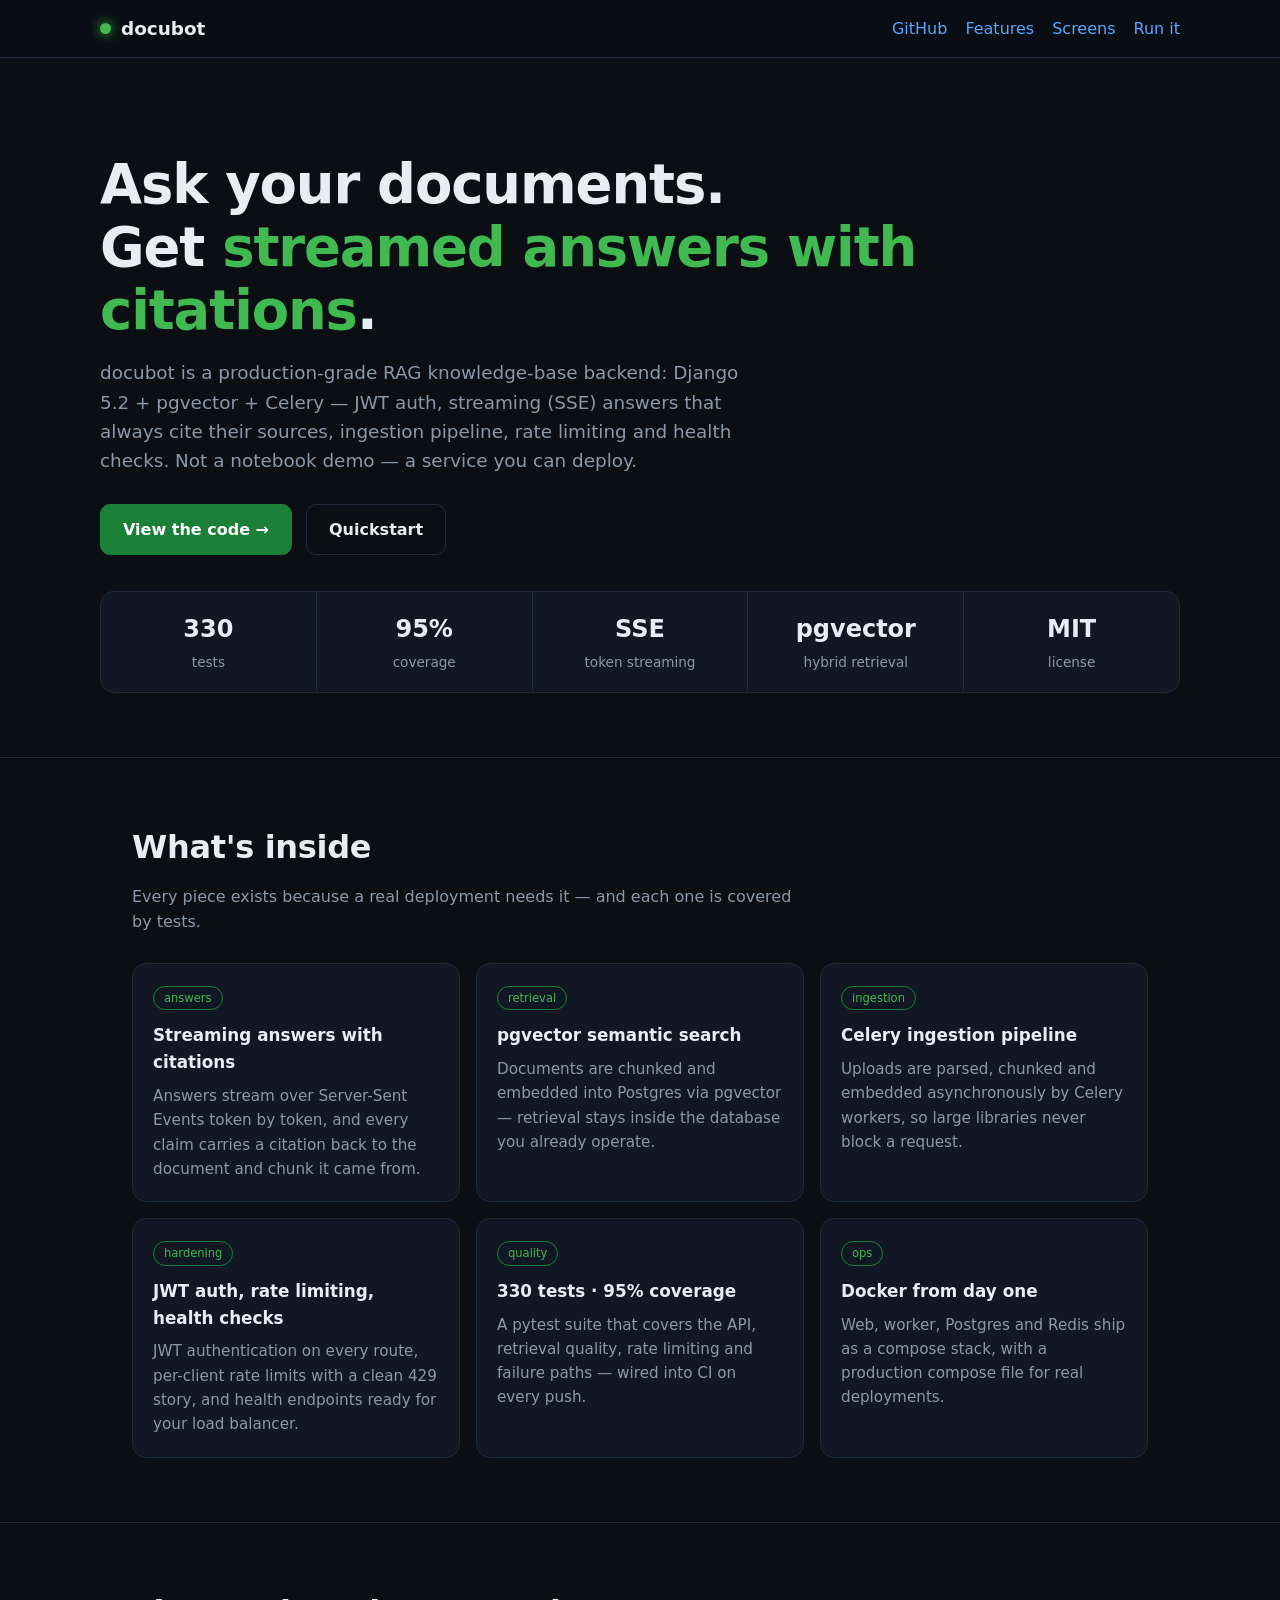
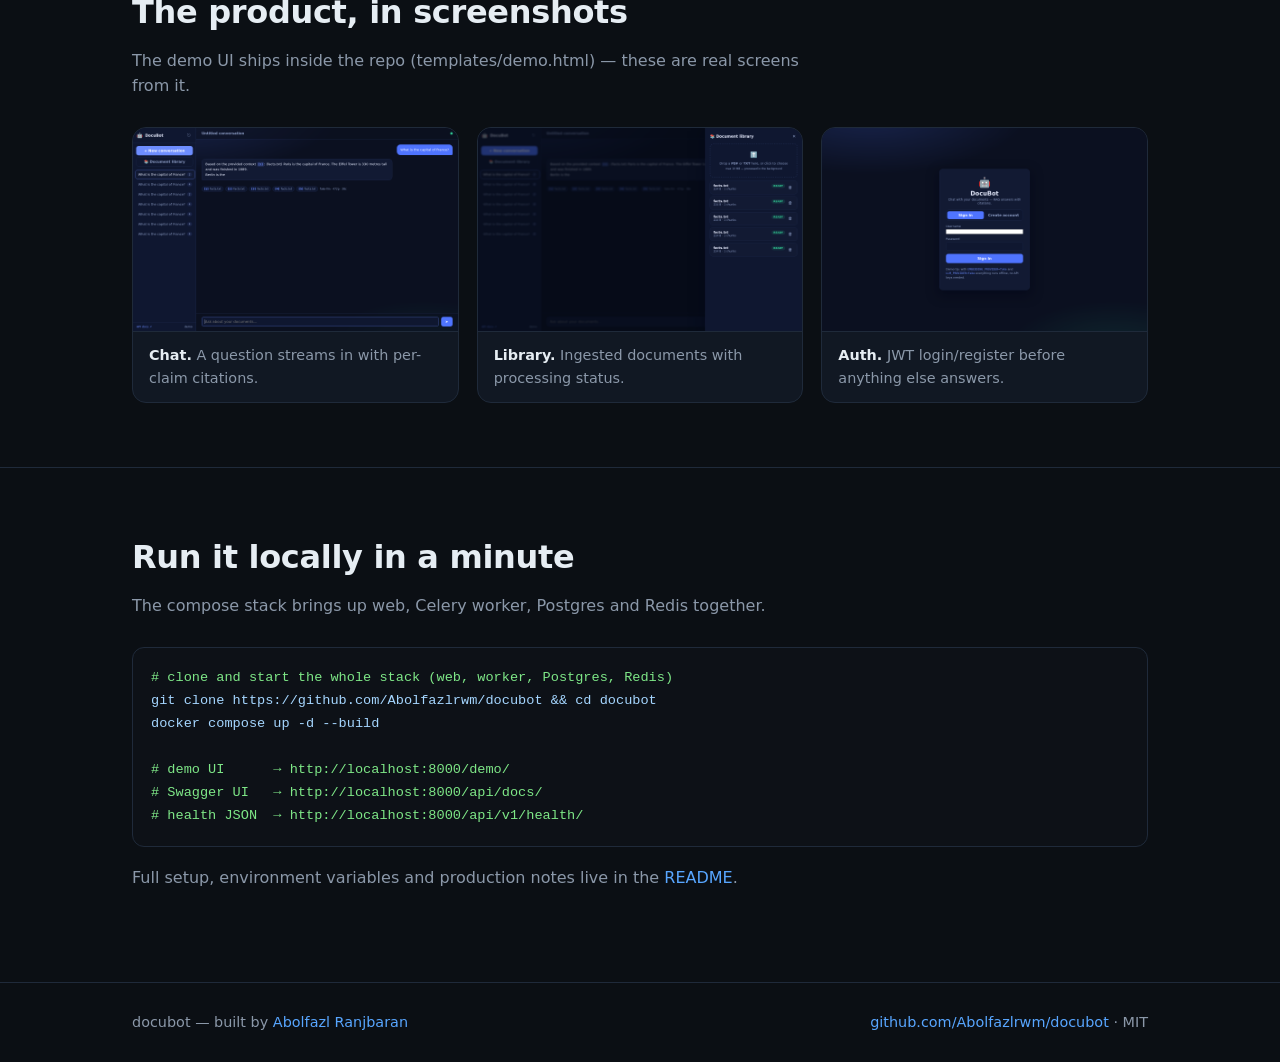
<file: site/index.html>
<!DOCTYPE html>
<html lang="en">
<head>
<meta charset="UTF-8">
<meta name="viewport" content="width=device-width, initial-scale=1">
<title>docubot — Production-grade RAG knowledge-base backend</title>
<meta name="description" content="Django 5.2 + pgvector + Celery — streaming (SSE) answers with citations, rate limiting, health checks. 330 tests · 95% coverage.">
<style>
  :root{
    --bg:#0b0f14; --panel:#111823; --line:#1f2a3a; --text:#e6edf3; --muted:#8b98a9;
    --green:#3fb950; --green-dim:#1a7f37; --accent:#58a6ff; --code:#0d1117;
  }
  *{box-sizing:border-box;margin:0;padding:0}
  body{background:var(--bg);color:var(--text);font-family:ui-sans-serif,system-ui,-apple-system,"Segoe UI",Roboto,sans-serif;line-height:1.6}
  .wrap{max-width:1080px;margin:0 auto;padding:0 clamp(16px,4vw,32px)}
  a{color:var(--accent);text-decoration:none} a:hover{text-decoration:underline}
  header{border-bottom:1px solid var(--line);position:sticky;top:0;background:rgba(11,15,20,.9);backdrop-filter:blur(8px);z-index:10}
  .nav{display:flex;align-items:center;justify-content:space-between;padding:14px 0;gap:12px}
  .brand{display:flex;align-items:center;gap:10px;font-weight:700;font-size:clamp(1rem,2.5vw,1.15rem);color:var(--text)}
  .brand .dot{width:11px;height:11px;border-radius:50%;background:var(--green);box-shadow:0 0 12px var(--green)}
  .nav .links{display:flex;gap:18px;flex-wrap:wrap}
  .hero{padding:clamp(48px,10vw,96px) 0 clamp(32px,6vw,56px)}
  .hero h1{font-size:clamp(1.9rem,6vw,3.4rem);line-height:1.15;letter-spacing:-.02em}
  .hero h1 em{font-style:normal;color:var(--green)}
  .hero p.sub{color:var(--muted);max-width:640px;margin-top:16px;font-size:clamp(1rem,2.6vw,1.15rem)}
  .cta{display:flex;gap:14px;margin-top:28px;flex-wrap:wrap}
  .btn{display:inline-block;padding:12px 22px;border-radius:10px;font-weight:600;border:1px solid var(--line)}
  .btn.primary{background:var(--green-dim);border-color:var(--green-dim);color:#fff}
  .btn.primary:hover{background:var(--green);text-decoration:none}
  .btn.ghost{color:var(--text)} .btn.ghost:hover{border-color:var(--accent);text-decoration:none}
  .stats{display:grid;grid-template-columns:repeat(auto-fit,minmax(150px,1fr));gap:1px;background:var(--line);border:1px solid var(--line);border-radius:14px;overflow:hidden;margin:36px 0 8px}
  .stats div{background:var(--panel);padding:18px 14px;text-align:center}
  .stats b{display:block;font-size:clamp(1.15rem,3vw,1.5rem)}
  .stats span{color:var(--muted);font-size:.85rem}
  section{padding:clamp(36px,7vw,64px) 0;border-top:1px solid var(--line)}
  h2{font-size:clamp(1.4rem,4vw,2rem);margin-bottom:10px;letter-spacing:-.01em}
  .lead{color:var(--muted);max-width:680px;margin-bottom:28px}
  .grid{display:grid;grid-template-columns:repeat(auto-fit,minmax(260px,1fr));gap:16px}
  .card{background:var(--panel);border:1px solid var(--line);border-radius:14px;padding:20px}
  .card h3{font-size:1.05rem;margin-bottom:8px}
  .card p{color:var(--muted);font-size:.95rem}
  .card .tag{display:inline-block;font-size:.72rem;color:var(--green);border:1px solid var(--green-dim);border-radius:99px;padding:2px 10px;margin-bottom:12px}
  .shots{display:grid;grid-template-columns:repeat(auto-fit,minmax(280px,1fr));gap:18px}
  figure{background:var(--panel);border:1px solid var(--line);border-radius:14px;overflow:hidden}
  figure img{width:100%;height:auto;display:block;border-bottom:1px solid var(--line)}
  figcaption{padding:12px 16px;color:var(--muted);font-size:.9rem}
  figcaption b{color:var(--text)}
  pre{background:var(--code);border:1px solid var(--line);border-radius:12px;padding:18px;overflow-x:auto;font-size:.85rem;line-height:1.7}
  code{font-family:ui-monospace,"JetBrains Mono",Menlo,Consolas,monospace;color:#a5d6ff}
  pre .c{color:#7ee787}
  footer{border-top:1px solid var(--line);padding:28px 0;color:var(--muted);font-size:.9rem}
  footer .wrap{display:flex;justify-content:space-between;gap:12px;flex-wrap:wrap}
</style>
</head>
<body>

<header>
  <div class="wrap nav">
    <span class="brand"><span class="dot"></span>docubot</span>
    <nav class="links">
      <a href="https://github.com/Abolfazlrwm/docubot">GitHub</a>
      <a href="#features">Features</a>
      <a href="#screens">Screens</a>
      <a href="#run">Run it</a>
    </nav>
  </div>
</header>

<main>
  <div class="wrap hero">
    <h1>Ask your documents.<br>Get <em>streamed answers with citations</em>.</h1>
    <p class="sub">docubot is a production-grade RAG knowledge-base backend: Django 5.2 + pgvector + Celery — JWT auth, streaming (SSE) answers that always cite their sources, ingestion pipeline, rate limiting and health checks. Not a notebook demo — a service you can deploy.</p>
    <div class="cta">
      <a class="btn primary" href="https://github.com/Abolfazlrwm/docubot">View the code →</a>
      <a class="btn ghost" href="#run">Quickstart</a>
    </div>
    <div class="stats">
      <div><b>330</b><span>tests</span></div>
      <div><b>95%</b><span>coverage</span></div>
      <div><b>SSE</b><span>token streaming</span></div>
      <div><b>pgvector</b><span>hybrid retrieval</span></div>
      <div><b>MIT</b><span>license</span></div>
    </div>
  </div>

  <section id="features">
    <div class="wrap">
      <h2>What's inside</h2>
      <p class="lead">Every piece exists because a real deployment needs it — and each one is covered by tests.</p>
      <div class="grid">
        <div class="card"><span class="tag">answers</span><h3>Streaming answers with citations</h3><p>Answers stream over Server-Sent Events token by token, and every claim carries a citation back to the document and chunk it came from.</p></div>
        <div class="card"><span class="tag">retrieval</span><h3>pgvector semantic search</h3><p>Documents are chunked and embedded into Postgres via pgvector — retrieval stays inside the database you already operate.</p></div>
        <div class="card"><span class="tag">ingestion</span><h3>Celery ingestion pipeline</h3><p>Uploads are parsed, chunked and embedded asynchronously by Celery workers, so large libraries never block a request.</p></div>
        <div class="card"><span class="tag">hardening</span><h3>JWT auth, rate limiting, health checks</h3><p>JWT authentication on every route, per-client rate limits with a clean 429 story, and health endpoints ready for your load balancer.</p></div>
        <div class="card"><span class="tag">quality</span><h3>330 tests · 95% coverage</h3><p>A pytest suite that covers the API, retrieval quality, rate limiting and failure paths — wired into CI on every push.</p></div>
        <div class="card"><span class="tag">ops</span><h3>Docker from day one</h3><p>Web, worker, Postgres and Redis ship as a compose stack, with a production compose file for real deployments.</p></div>
      </div>
    </div>
  </section>

  <section id="screens">
    <div class="wrap">
      <h2>The product, in screenshots</h2>
      <p class="lead">The demo UI ships inside the repo (templates/demo.html) — these are real screens from it.</p>
      <div class="shots">
        <figure><img src="assets/demo-chat.png" alt="docubot chat screen — streamed answer with citations" loading="lazy"><figcaption><b>Chat.</b> A question streams in with per-claim citations.</figcaption></figure>
        <figure><img src="assets/demo-library.png" alt="docubot document library screen" loading="lazy"><figcaption><b>Library.</b> Ingested documents with processing status.</figcaption></figure>
        <figure><img src="assets/demo-auth.png" alt="docubot authentication screen" loading="lazy"><figcaption><b>Auth.</b> JWT login/register before anything else answers.</figcaption></figure>
      </div>
    </div>
  </section>

  <section id="run">
    <div class="wrap">
      <h2>Run it locally in a minute</h2>
      <p class="lead">The compose stack brings up web, Celery worker, Postgres and Redis together.</p>
<pre><code><span class="c"># clone and start the whole stack (web, worker, Postgres, Redis)</span>
git clone https://github.com/Abolfazlrwm/docubot && cd docubot
docker compose up -d --build

<span class="c"># demo UI      → http://localhost:8000/demo/</span>
<span class="c"># Swagger UI   → http://localhost:8000/api/docs/</span>
<span class="c"># health JSON  → http://localhost:8000/api/v1/health/</span></code></pre>
      <p class="lead" style="margin-top:18px">Full setup, environment variables and production notes live in the <a href="https://github.com/Abolfazlrwm/docubot#readme">README</a>.</p>
    </div>
  </section>
</main>

<footer>
  <div class="wrap">
    <span>docubot — built by <a href="https://github.com/Abolfazlrwm">Abolfazl Ranjbaran</a></span>
    <span><a href="https://github.com/Abolfazlrwm/docubot">github.com/Abolfazlrwm/docubot</a> · MIT</span>
  </div>
</footer>

</body>
</html>
</file>
